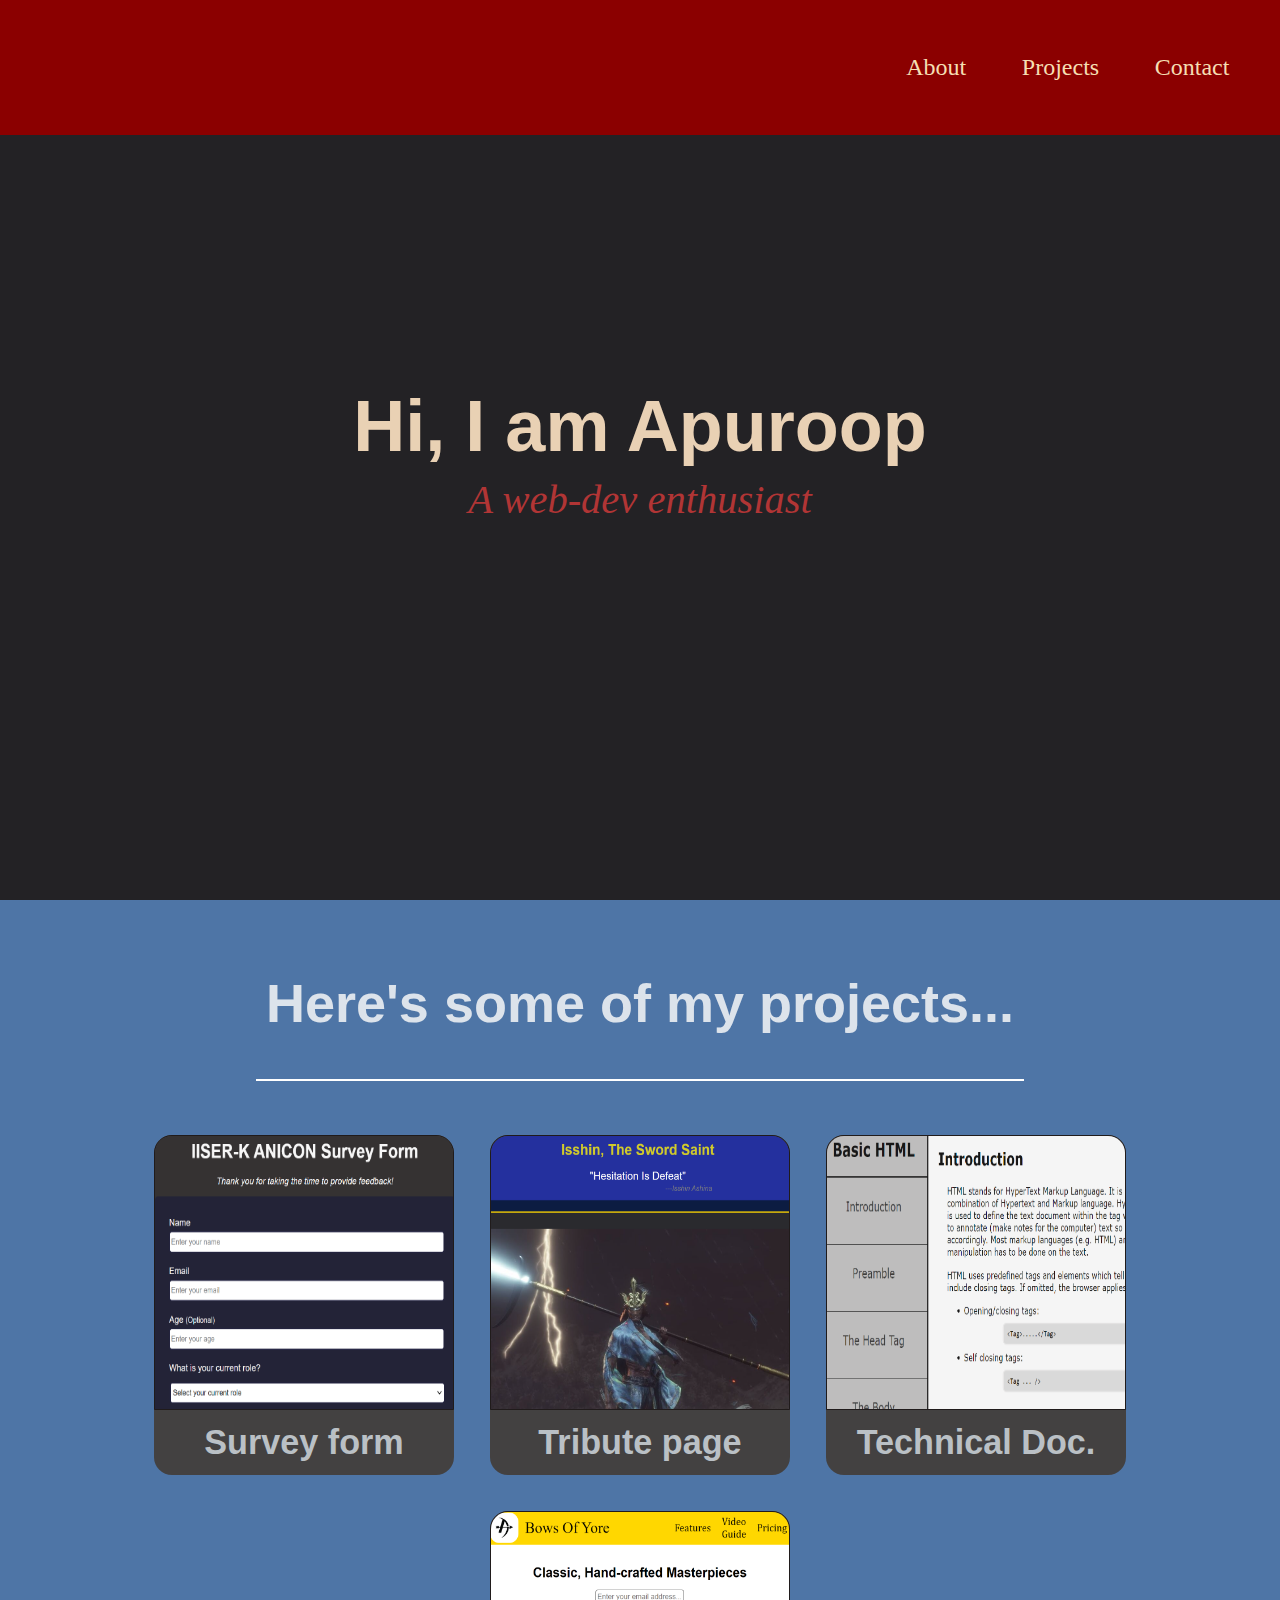
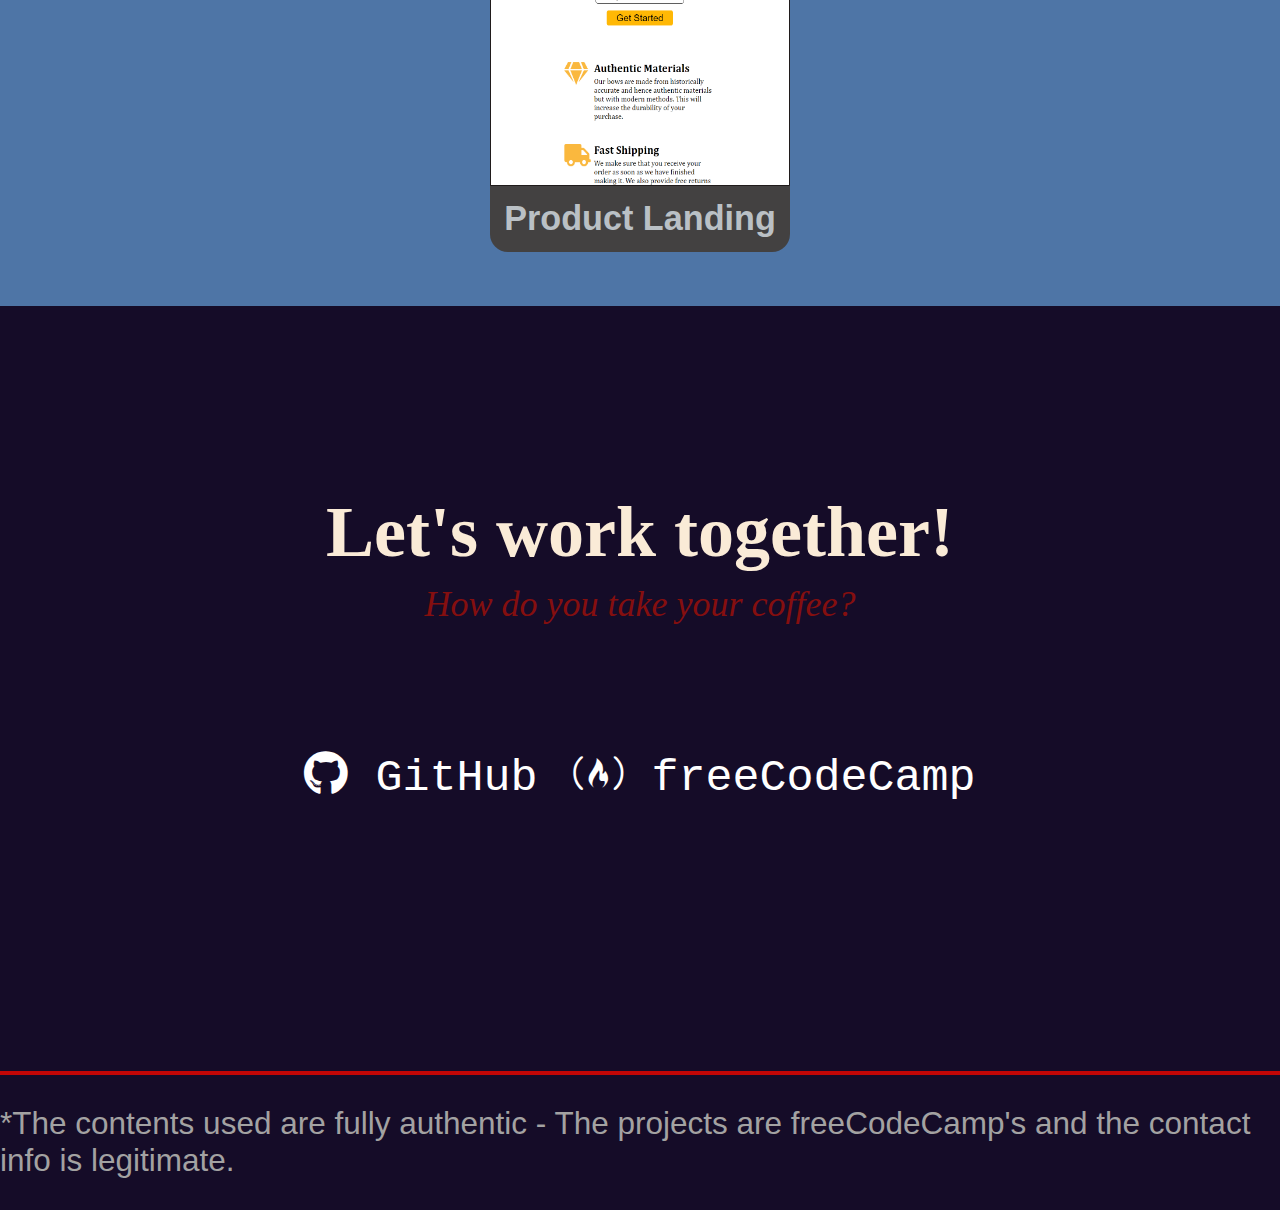
<file: index.html>
<!DOCTYPE html>
<html>
  <head>
    <meta charset="utf-8" />
    <meta name="viewport" content="width=device-width, initial-scale=1.0" />
    <title>Personal Portfolio</title>
    <link href="./styles.css" rel="stylesheet" />
    <link
      href="https://cdnjs.cloudflare.com/ajax/libs/font-awesome/5.13.0/css/all.min.css"
      rel="stylesheet"
    />
  </head>
  <body>
    <nav id="navbar">
      <a class="enav" href="#welcome-section"> About </a>
      <a class="enav" href="#projects"> Projects </a>
      <a class="enav" href="#profile"> Contact </a>
    </nav>

    <section id="welcome-section">
      <h1>Hi, I am Apuroop</h1>
      <p>A web-dev enthusiast</p>
    </section>

    <section id="projects">
      <h2>Here's some of my projects...</h2>
      <hr />
      <div class="project-grid">
        <a class="project-tile" href="./1_fcc_project1/1_project1.html">
          <img
            src="./images/1.png"
            width="300px"
            height="275px"
            alt="fcc project1"
          />
          <p class="product-label">Survey form</p>
        </a>
        <a class="project-tile" href="./1_fcc_project2/1_project2.html">
          <img
            src="./images/2.png"
            width="300px"
            height="275px"
            alt="fcc project2"
          />
          <p class="product-label">Tribute page</p>
        </a>
        <a class="project-tile" href="./1_fcc_project3/1_project3.html">
          <img
            src="./images/3.png"
            width="300px"
            height="275px"
            alt="fcc project3"
          />
          <p class="product-label">Technical Doc.</p>
        </a>
        <a class="project-tile" href="./1_fcc_project4/1_project4.html">
          <img
            src="./images/4.png"
            width="300px"
            height="275px"
            alt="fccproject4"
          />
          <p class="product-label">Product Landing</p>
        </a>
      </div>
    </section>

    <section id="profile">
      <h2>Let's work together!</h2>
      <p>How do you take your coffee?</p>
      <div>
        <a
          class="elink"
          href="https://github.com/TheTarnished42"
          target="_blank"
        >
          <i class="fab fa-github"></i>
          GitHub
        </a>
        <a
          class="elink"
          href="https://www.freecodecamp.org/TheTarnished42"
          target="_blank"
          id="profile-link"
        >
          <i class="fab fa-free-code-camp"></i>
          freeCodeCamp
        </a>
      </div>
    </section>
    <hr />

    <footer>
      <p>
        *The contents used are fully authentic - The projects are freeCodeCamp's
        and the contact info is legitimate.
      </p>
    </footer>
  </body>
</html>
</file>
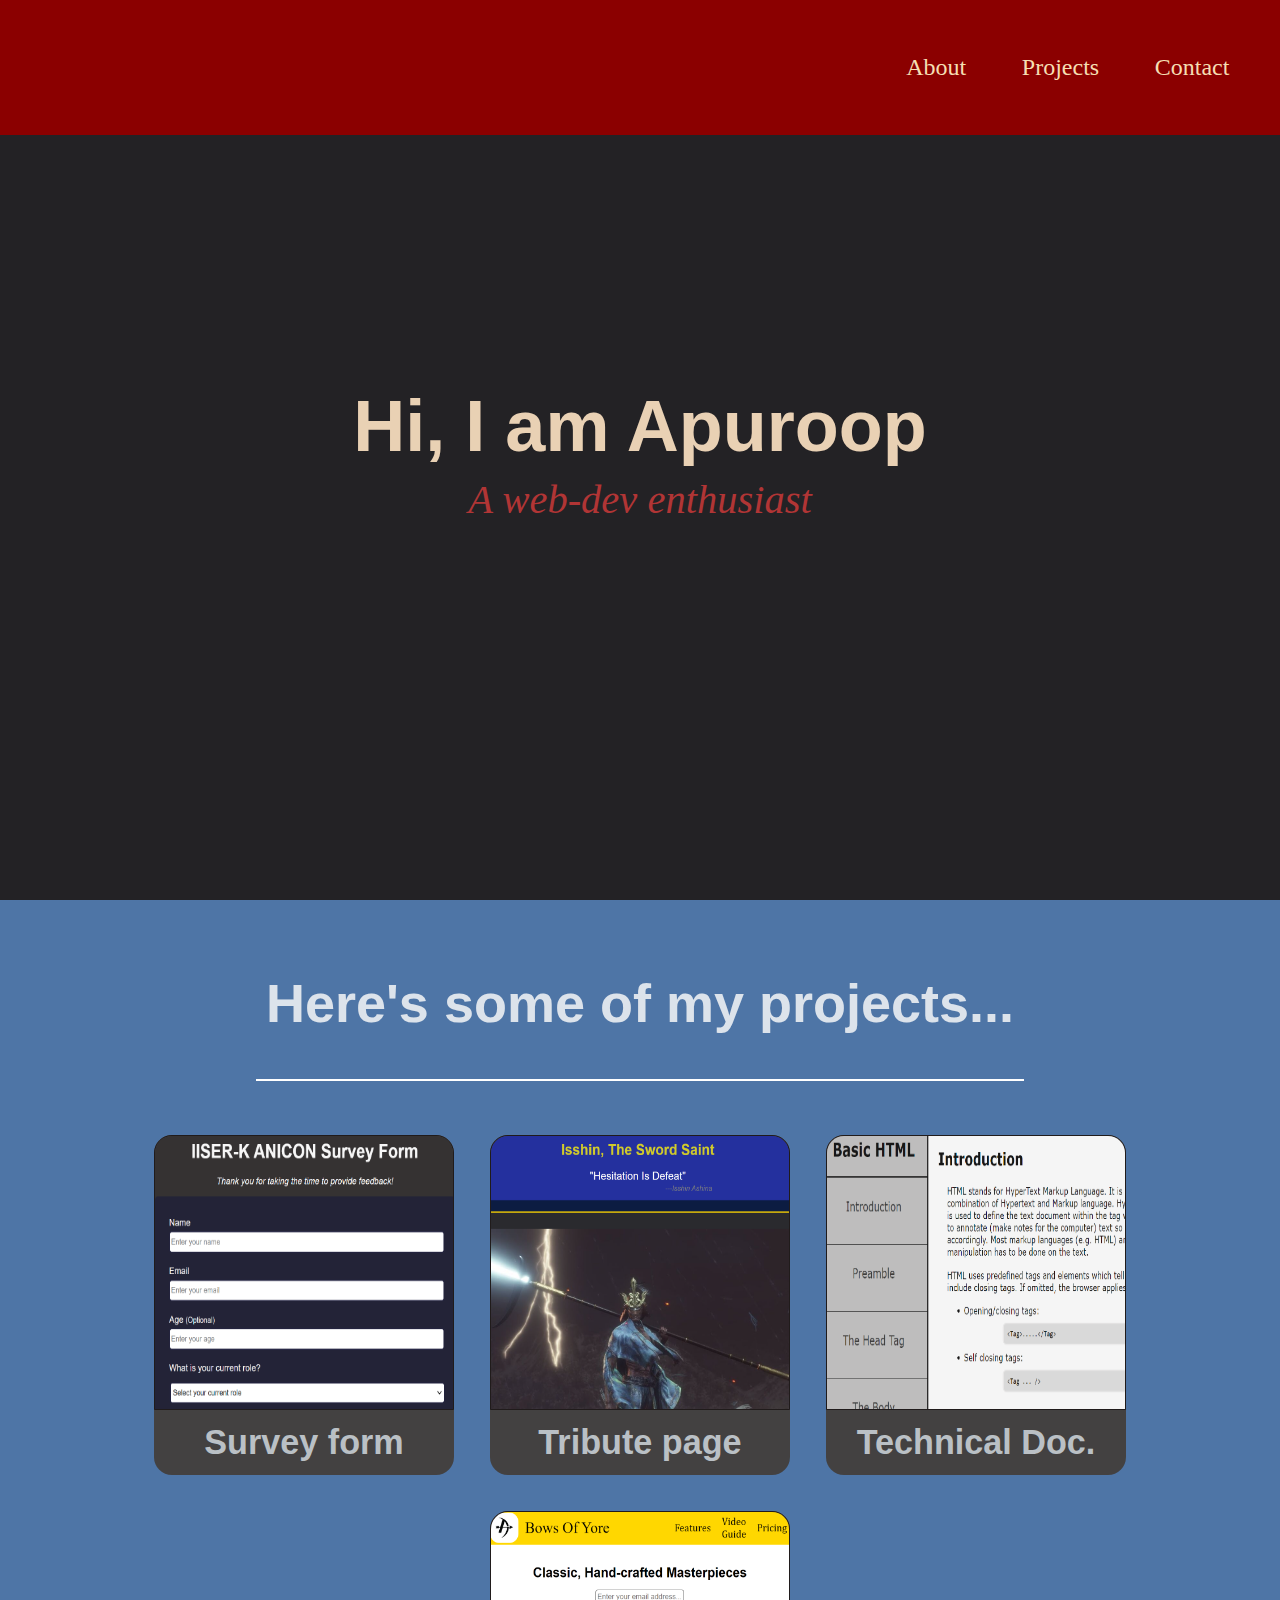
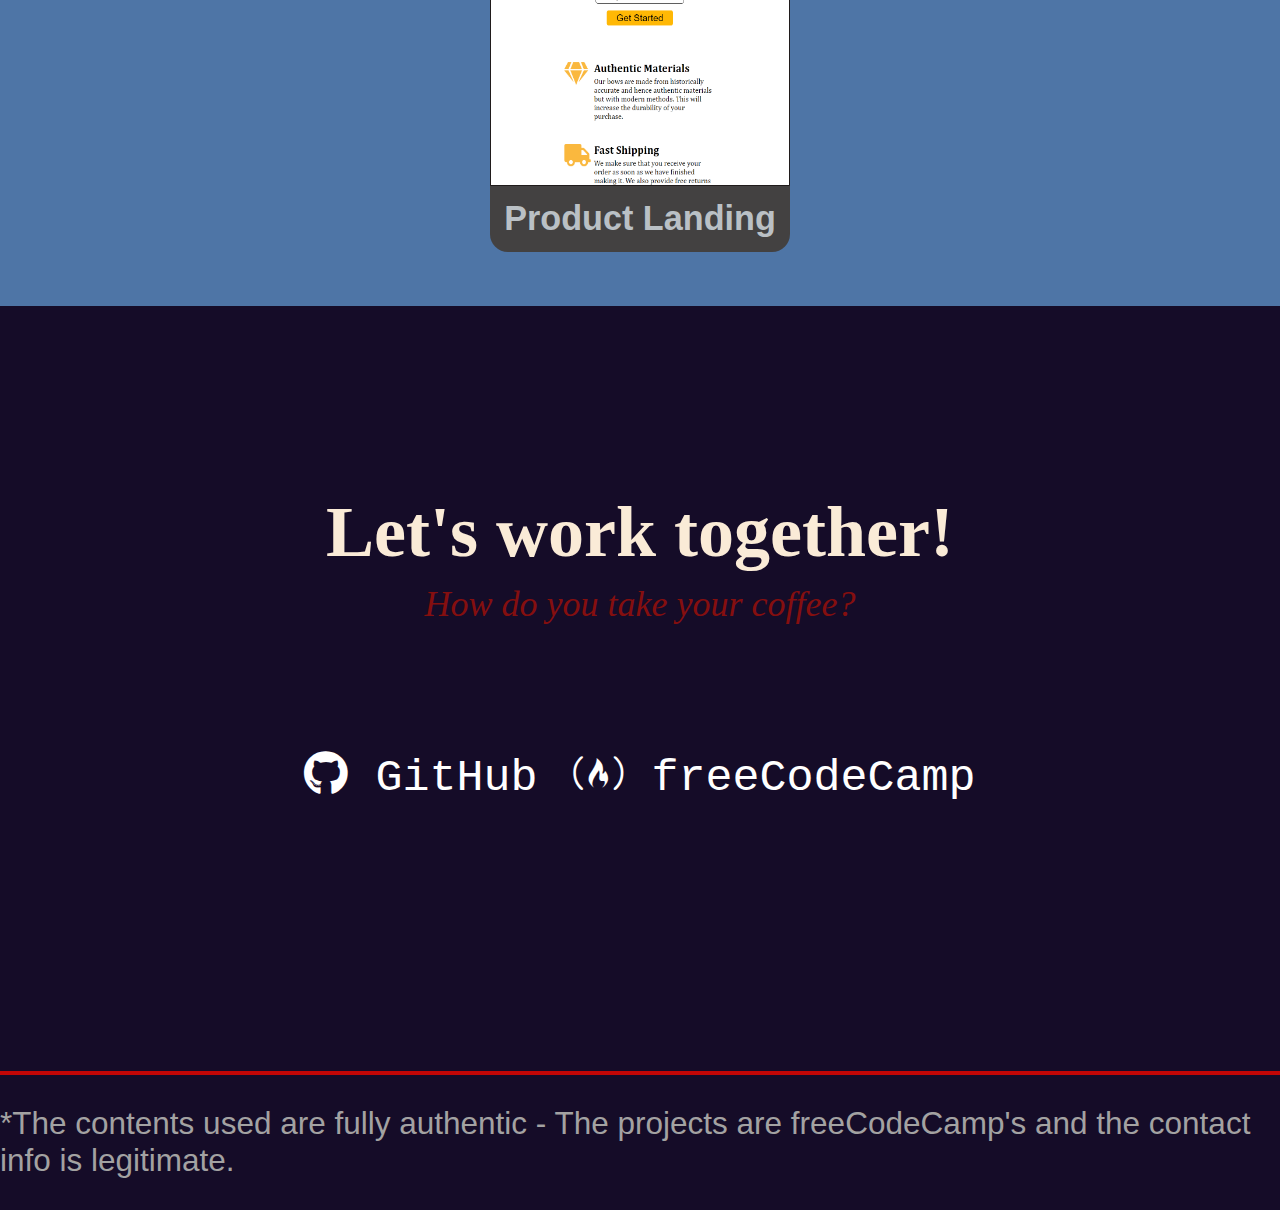
<file: 1_project5.html>
<!DOCTYPE html>
<html>
  <head>
    <meta charset="utf-8" />
    <meta name="viewport" content="width=device-width, initial-scale=1.0" />
    <title>Personal Portfolio</title>
    <link href="./styles.css" rel="stylesheet" />
    <link
      href="https://cdnjs.cloudflare.com/ajax/libs/font-awesome/5.13.0/css/all.min.css"
      rel="stylesheet"
    />
  </head>
  <body>
    <nav id="navbar">
      <a class="enav" href="#welcome-section"> About </a>
      <a class="enav" href="#projects"> Projects </a>
      <a class="enav" href="#profile"> Contact </a>
    </nav>

    <section id="welcome-section">
      <h1>Hi, I am Apuroop</h1>
      <p>A web-dev enthusiast</p>
    </section>

    <section id="projects">
      <h2>Here's some of my projects...</h2>
      <hr />
      <div class="project-grid">
        <a
          class="project-tile"
          href="https://www.freecodecamp.org/TheTarnished42"
        >
          <img
            src="./images/1.png"
            width="300px"
            height="275px"
            alt="fcc project1"
          />
          <p class="product-label">Survey form</p>
        </a>
        <a
          class="project-tile"
          href="https://www.freecodecamp.org/TheTarnished42"
        >
          <img
            src="./images/2.png"
            width="300px"
            height="275px"
            alt="fcc project2"
          />
          <p class="product-label">Tribute page</p>
        </a>
        <a
          class="project-tile"
          href="https://www.freecodecamp.org/TheTarnished42"
        >
          <img
            src="./images/3.png"
            width="300px"
            height="275px"
            alt="fcc project3"
          />
          <p class="product-label">Technical Doc.</p>
        </a>
        <a
          class="project-tile"
          href="https://www.freecodecamp.org/TheTarnished42"
        >
          <img
            src="./images/4.png"
            width="300px"
            height="275px"
            alt="fccproject4"
          />
          <p class="product-label">Product Landing</p>
        </a>
      </div>
    </section>

    <section id="profile">
      <h2>Let's work together!</h2>
      <p>How do you take your coffee?</p>
      <div>
        <a
          class="elink"
          href="https://github.com/TheTarnished42"
          target="_blank"
        >
          <i class="fab fa-github"></i>
          GitHub
        </a>
        <a
          class="elink"
          href="https://www.freecodecamp.org/TheTarnished42"
          target="_blank"
          id="profile-link"
        >
          <i class="fab fa-free-code-camp"></i>
          freeCodeCamp
        </a>
      </div>
    </section>
    <hr />

    <footer>
      <p>
        *The contents used are fully authentic - The projects are freeCodeCamp's
        and the contact info is legitimate.
      </p>
    </footer>
  </body>
</html>
</file>
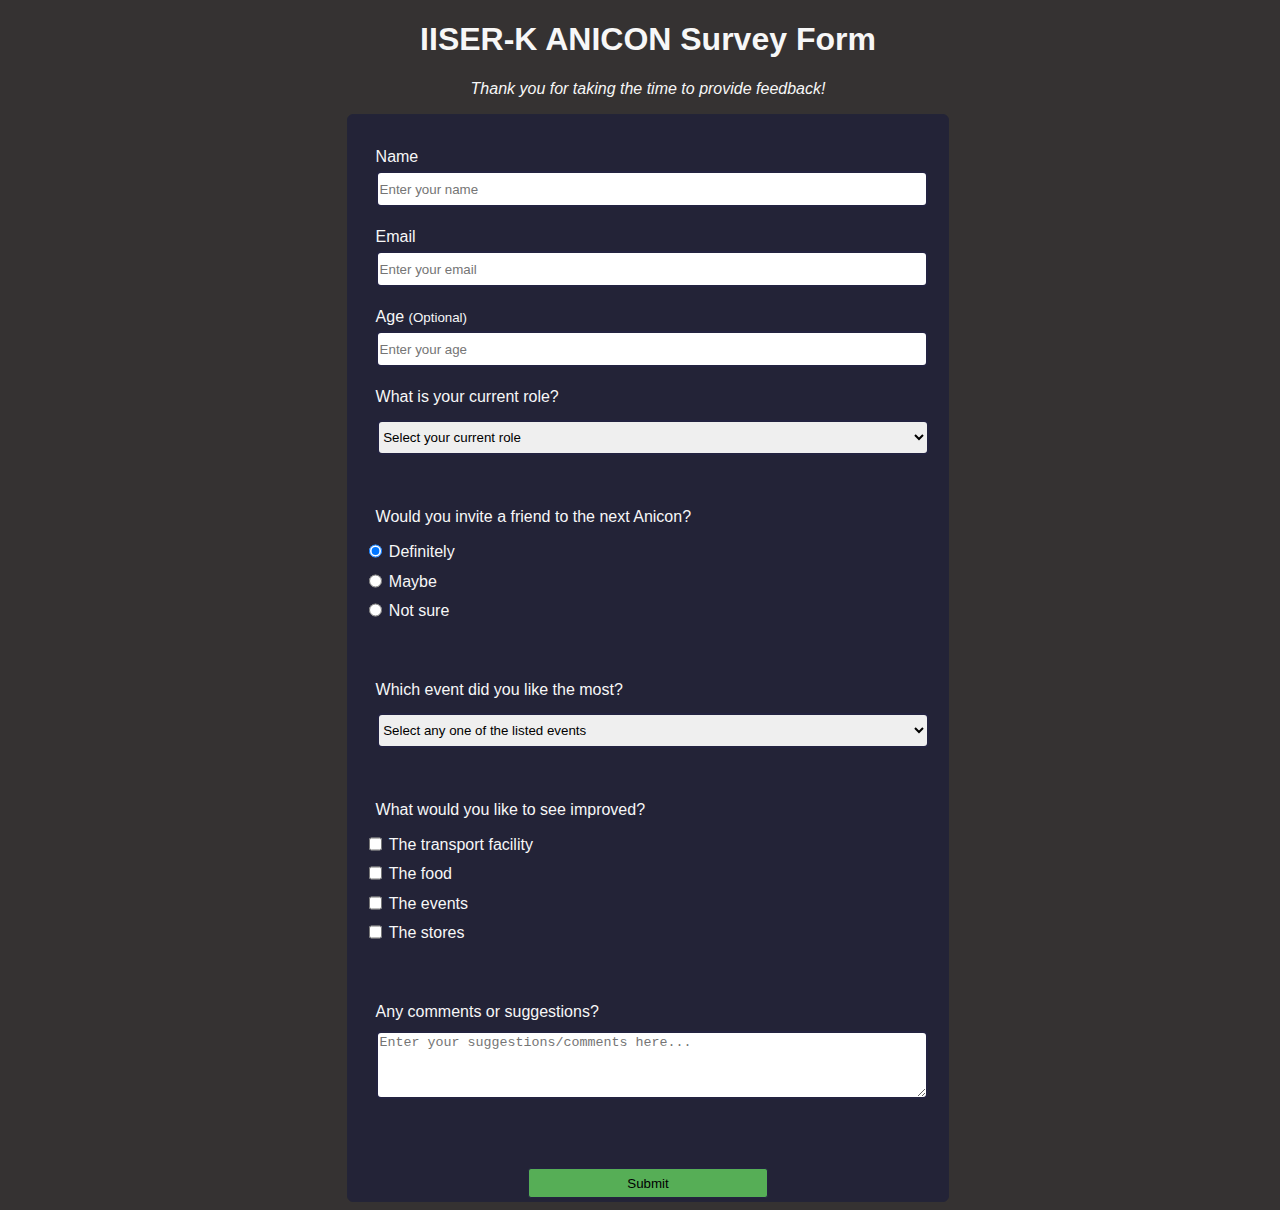
<file: 1_fcc_project1/1_project1.html>
<!DOCTYPE html>
<html lang="en">
<head>
  <title>Survey Form</title>
  <meta charset="utf-8">
  <link href="styles_1p1.css" rel="stylesheet">
</head>
<body>
  <h1 id="title"> IISER-K ANICON Survey Form</h1>
  <p id="description">Thank you for taking the time to provide feedback!</p>
  <form id="survey-form">
    <fieldset>
      <label for="name-label" id="name-label">Name <input id="name" type="text" placeholder="Enter your name" required></label>
      <label for="email-label" id="email-label">Email <input id="email" type="email" placeholder="Enter your email" required></label>
      <label for="number-label" id="number-label">Age <small>(Optional)</small><input type="number" id="number" placeholder="Enter your age" max="120" min="16"></label>
      <label for="dropdown=label">What is your current role?</label>
      <select id="dropdown" required>
          <option value="">Select your current role</option>
          <option value="1">Student of IISER-K (BS-MS)</option>
          <option value="2">Student of IISER-K (PHD)</option>
          <option value="3">Student (other)</option>
          <option value="4">Professor</option>
          <option value="5">Other...</option>
      </select>
    </fieldset>
    <fieldset id="2nd">
      <label>Would you invite a friend to the next Anicon?</label>
      <label class="ra"><input type="radio" id="Definitely" name="rating" class="rad" value="definitely" checked>Definitely</label>
      <label class="ra"><input type="radio" name="rating" class="rad" id="Maybe" value="maybe">Maybe</label>
      <label class="ra"><input type="radio" name="rating" class="rad" id="Not sure" value="not-sure">Not sure</label>
    </fieldset>
    <fieldset>
      <label>Which event did you like the most?</label>
      <select id="dropdown2" required>
        <option value="">Select any one of the listed events</option>
        <option value="1a">Cosplay</option>
        <option value="1b">Poster competition</option>
        <option>The Quiz</option>
        <option>The performance</option>
      </select>
    </fieldset>
    <fieldset>
      <label>What would you like to see improved?</label>
      <label class="ra"><input type="checkbox" class="rad" id="transport" value="3a">The transport facility</label>
      <label class="ra"><input type="checkbox" class="rad" id="The-food" value="3b">The food</label>
      <label class="ra"><input type="checkbox" class="rad" id="The-events" value="3c">The events</label>
      <label class="ra"><input type="checkbox" class="rad" id="The-stores" value="3d">The stores</label>
    </fieldset>
    <fieldset>
      <label>Any comments or suggestions?<textarea id="comments" rows="4" placeholder="Enter your suggestions/comments here..."></textarea><label>
    </fieldset>
    <input type="Submit" value="Submit" id="submit"/>
  </form>
</body>
</html>
</file>
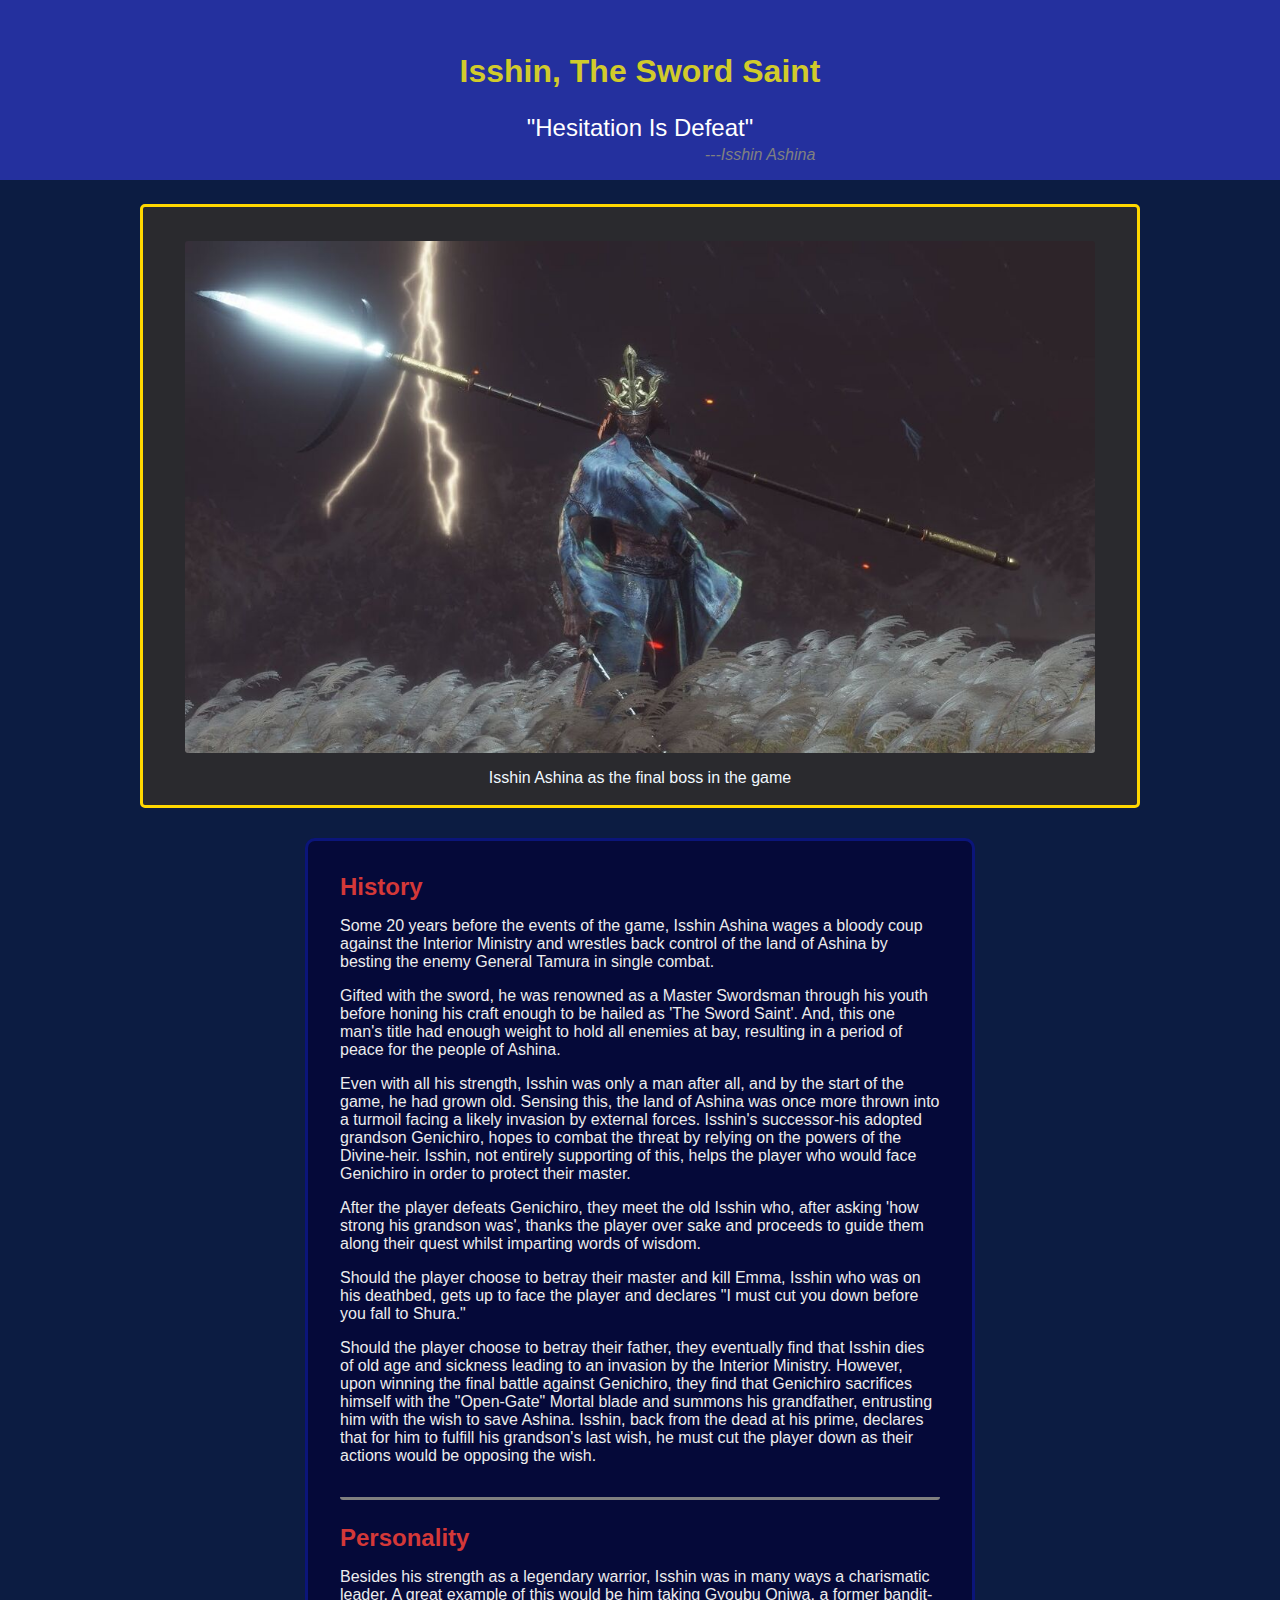
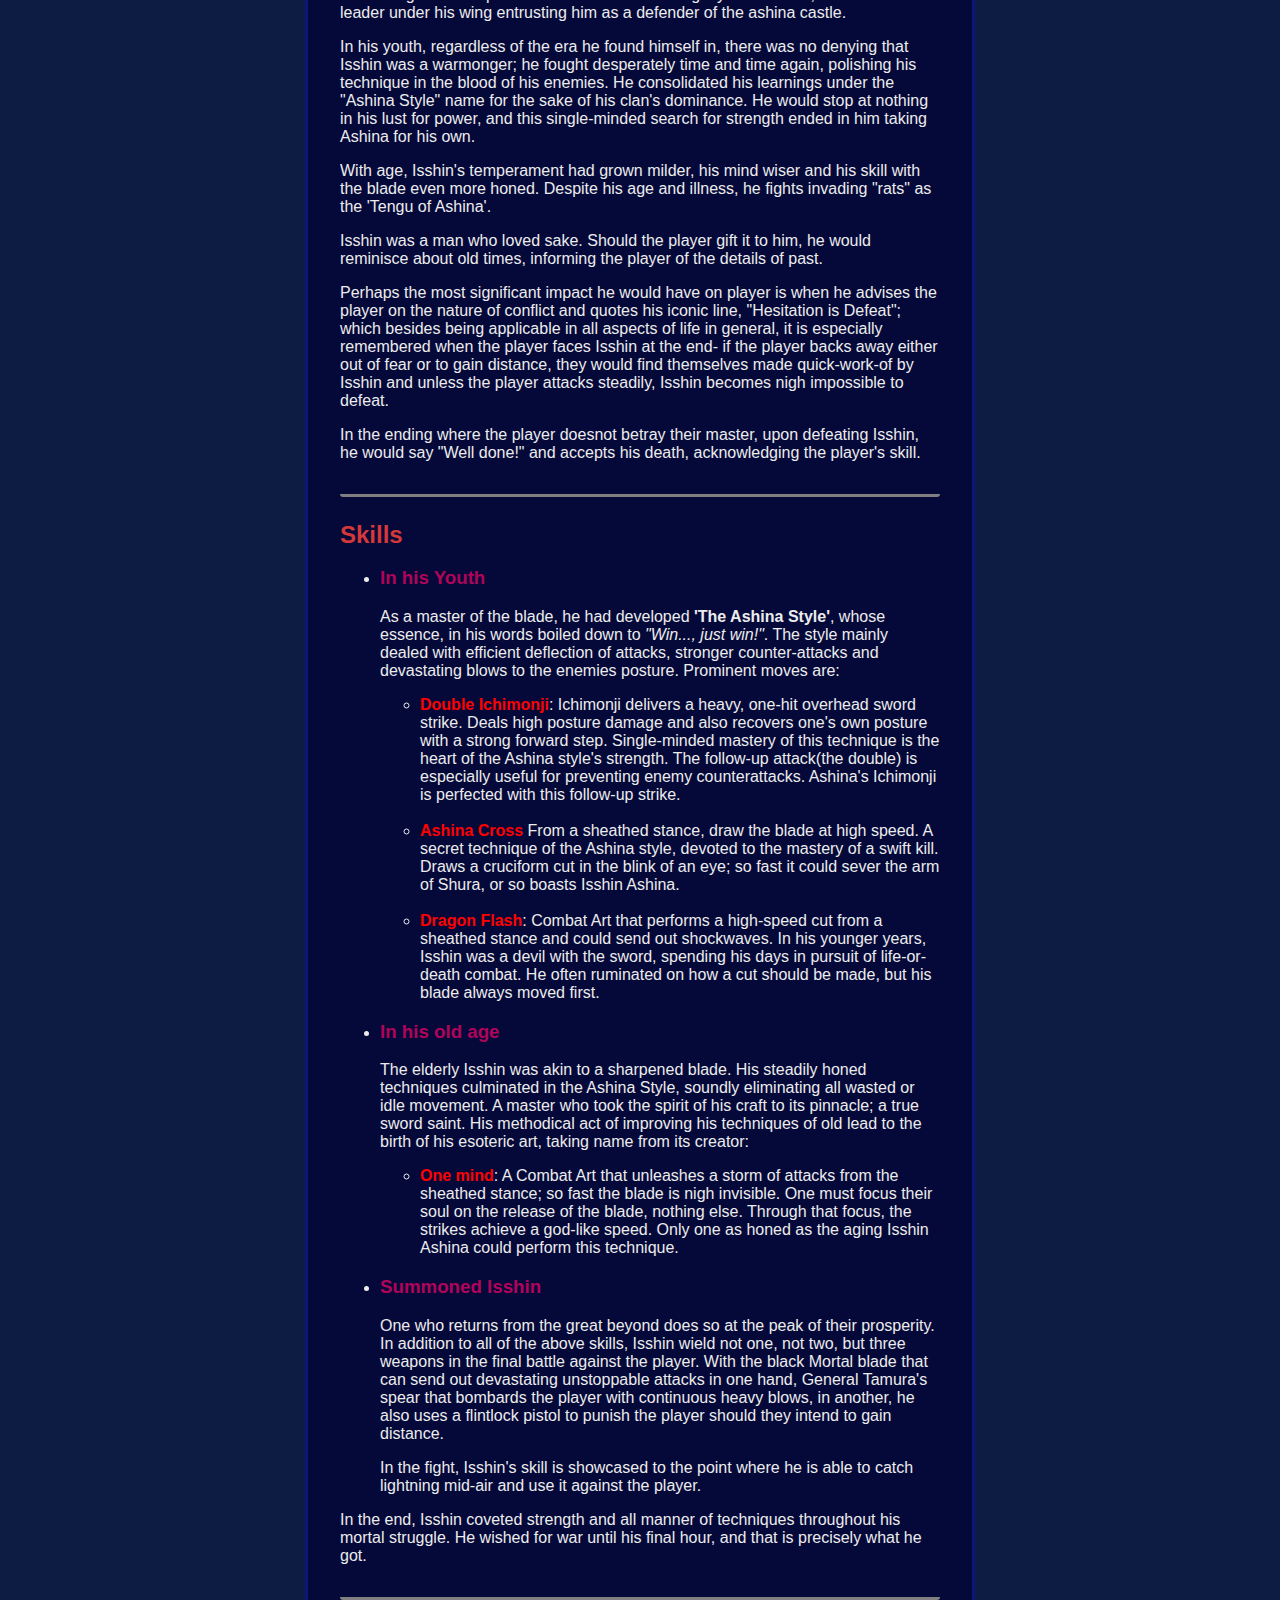
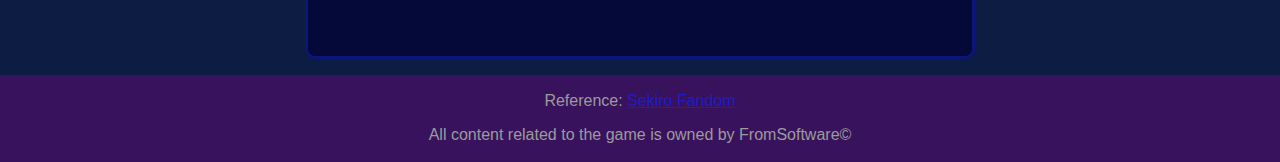
<file: 1_fcc_project2/1_project2.html>
<!DOCTYPE html>
<html lang="en">
    <head>
        <meta charset="utf-8"/>
        <meta name="viewport" content="width=device-width, initial-scale=1"/>
        <title>A tribute page</title>
        <link href="styles_1_project2.css" rel="stylesheet">
    </head>
    <body>
        <main id="main">
            <div id="title" class="title">
                <h1>Isshin, The Sword Saint</h1>
                <p id="quote">"Hesitation Is Defeat"</p>
                    <p id="quoteby">---Isshin Ashina</p>
                
            </div>
            <div id="img-div" class="image">
                <figure>
                    <img src="Isshin.jpg" alt="Isshin Ashina" id="image">
                    <figcaption>Isshin Ashina as the final boss in the game</figcaption>
                </figure>
            </div>
            <div id="tribute-info" class="text">
                <section>
                    <h2>History</h2>
                    <p>Some 20 years before the events of the game, Isshin Ashina wages a bloody coup against the Interior Ministry and wrestles back control of the land of Ashina by besting the enemy General Tamura in single combat.</p>
                    <p>Gifted with the sword, he was renowned as a Master Swordsman through his youth before honing his craft enough to be hailed as 'The Sword Saint'. And, this one man's title had enough weight to hold all enemies at bay, resulting in a period of peace for the people of Ashina.</p>
                    <p>Even with all his strength, Isshin was only a man after all, and by the start of the game, he had grown old. Sensing this, the land of Ashina was once more thrown into a turmoil facing a likely invasion by external forces. Isshin's successor-his adopted grandson Genichiro, hopes to combat the threat by relying on the powers of the Divine-heir. Isshin, not entirely supporting of this, helps the player who would face Genichiro in order to protect their master.</p>
                    <p>After the player defeats Genichiro, they meet the old Isshin who, after asking 'how strong his grandson was', thanks the player over sake and proceeds to guide them along their quest whilst imparting words of wisdom.</p>
                    <p>Should the player choose to betray their master and kill Emma, Isshin who was on his deathbed, gets up to face the player and declares "I must cut you down before you fall to Shura." </p>                
                    <p>Should the player choose to betray their father, they eventually find that Isshin dies of old age and sickness leading to an invasion by the Interior Ministry. However, upon winning the final battle against Genichiro, they find that Genichiro sacrifices himself with the "Open-Gate" Mortal blade and summons his grandfather, entrusting him with the wish to save Ashina. Isshin, back from the dead at his prime, declares that for him to fulfill his grandson's last wish, he must cut the player down as their actions would be opposing the wish.    </p>
                </section>
                <section>
                    <h2>Personality</h2>
                    <p>Besides his strength as a legendary warrior, Isshin was in many ways a charismatic leader. A great example of this would be him taking Gyoubu Oniwa, a former bandit-leader under his wing entrusting him as a defender of the ashina castle.</p>
                    <p>In his youth, regardless of the era he found himself in, there was no denying that Isshin was a warmonger; he fought desperately time and time again, polishing his technique in the blood of his enemies.
                        He consolidated his learnings under the "Ashina Style" name for the sake of his clan's dominance.
                        He would stop at nothing in his lust for power, and this single-minded search for strength ended in him taking Ashina for his own. </p>
                    <p>With age, Isshin's temperament had grown milder, his mind wiser and his skill with the blade even more honed. Despite his age and illness, he fights invading "rats" as the 'Tengu of Ashina'.</p>    
                    <p>Isshin was a man who loved sake. Should the player gift it to him, he would reminisce about old times, informing the player of the details of past.</p>    
                    <p>Perhaps the most significant impact he would have on player is when he advises the player on the nature of conflict and quotes his iconic line, "Hesitation is Defeat"; which besides being applicable in all aspects of life in general, it is especially remembered when the player faces Isshin at the end- if the player backs away either out of fear or to gain distance, they would find themselves made quick-work-of by Isshin and unless the player attacks steadily, Isshin becomes nigh impossible to defeat.</p>
                    <p>In the ending where the player doesnot betray their master, upon defeating Isshin, he would say "Well done!" and accepts his death, acknowledging the player's skill.</p>
                </section>
                <section>
                    <h2>Skills</h2>
                    <ul>
                        <li>
                            <h3>In his Youth</h3>
                            <p>As a master of the blade, he had developed <b>'The Ashina Style'</b>, whose essence, in his words boiled down to <i>"Win..., just win!"</i>. The style mainly dealed with efficient deflection of attacks, stronger counter-attacks and devastating blows to the enemies posture. Prominent moves are:</p>
                            <ul>
                                <li><span>Double Ichimonji</span>: Ichimonji delivers a heavy, one-hit overhead sword strike. Deals high posture damage and also recovers one's own posture with a strong forward step. Single-minded mastery of this technique is the heart of the Ashina style's strength.  The follow-up attack(the double) is especially useful for preventing enemy counterattacks. Ashina's Ichimonji is perfected with this follow-up strike.</li>
                                <br>
                                <li><span>Ashina Cross</span> From a sheathed stance, draw the blade at high speed. A secret technique of the Ashina style, devoted to the mastery of a swift kill. Draws a cruciform cut in the blink of an eye; so fast it could sever the arm of Shura, or so boasts Isshin Ashina.</li>
                                <br>
                                <li><span>Dragon Flash</span>: Combat Art that performs a high-speed cut from a sheathed stance and could send out shockwaves. In his younger years, Isshin was a devil with the sword, spending his days in pursuit of life-or-death combat. He often ruminated on how a cut should be made, but his blade always moved first.</li>
                            </ul>
                        </li>

                        <li>
                            <h3>In his old age</h3>
                            <p>The elderly Isshin was akin to a sharpened blade. His steadily honed techniques culminated in the Ashina Style, soundly eliminating all wasted or idle movement. A master who took the spirit of his craft to its pinnacle; a true sword saint. His methodical act of improving his techniques of old lead to the birth of his esoteric art, taking name from its creator:</p>
                            <ul><li><span>One mind</span>: A Combat Art that unleashes a storm of attacks from the sheathed stance; so fast the blade is nigh invisible. One must focus their soul on the release of the blade, nothing else. Through that focus, the strikes achieve a god-like speed. Only one as honed as the aging Isshin Ashina could perform this technique. </li></ul>
                        </li>

                        <li>
                            <h3>Summoned Isshin</h3>
                            <p>One who returns from the great beyond does so at the peak of their prosperity. In addition to all of the above skills, Isshin wield not one, not two, but three weapons in the final battle against the player.
                               With the black Mortal blade that can send out devastating unstoppable attacks in one hand, General Tamura's spear that bombards the player with continuous heavy blows, in another, he also uses a flintlock pistol to punish the player should they intend to gain distance.       
                            </p>
                            <p>In the fight, Isshin's skill is showcased to the point where he is able to catch lightning mid-air and use it against the player.</p>
                        </li>
                    </ul>
                    <p>In the end, Isshin coveted strength and all manner of techniques throughout his mortal struggle. He wished for war until his final hour, and that is precisely what he got.</p>
                </section>
            </div>
            <div id="t-link" class="foot">
                <p>Reference: <a id="tribute-link" target="_blank" href="https://sekiro-shadows-die-twice.fandom.com/wiki/Sekiro:_Shadows_Die_Twice_Wiki">Sekiro Fandom</a></p>
                <p>All content related to the game is owned by FromSoftware&#169</p>
            </div>
        </main>
    </body>
</html>
</file>
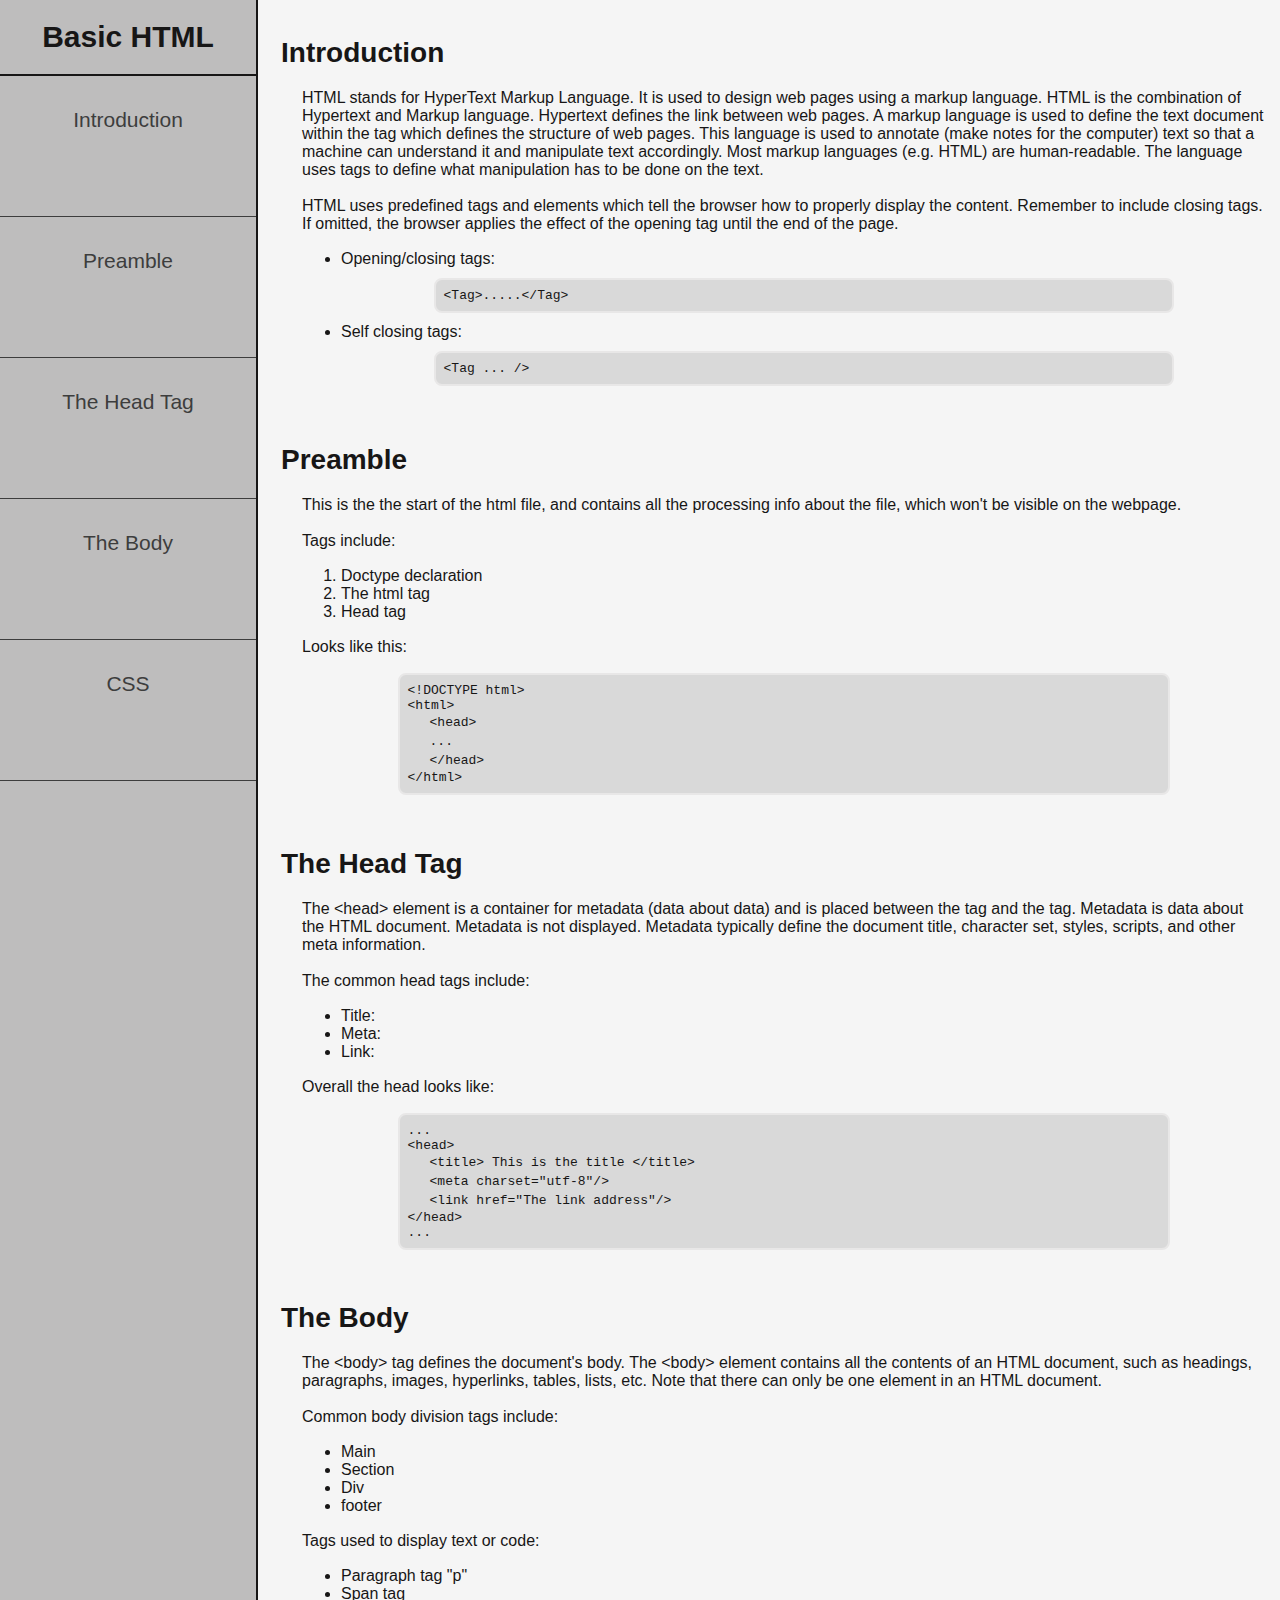
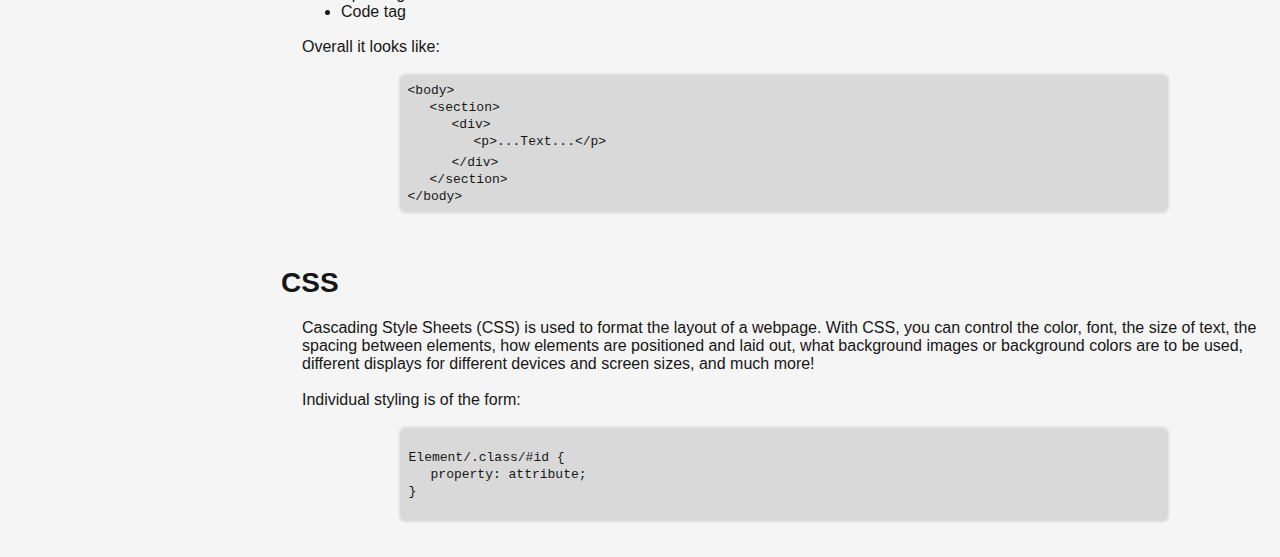
<file: 1_fcc_project3/1_project3.html>
<!DOCTYPE html/>
<html lang="en">
    <head>
        <meta charset="utf-8">
        <meta name="viewport" content="width=device-width, initial-scale=1.0">
        <title>Technical Doc.</title>
        <link href="styles_1_project3.css" rel="stylesheet">
    </head>
    <body>
        <main id="main-doc">
            <section class="main-section" id="Introduction">
                <header><h1>Introduction</h1></header>
                <p>HTML stands for HyperText Markup Language. It is used to design web pages using a markup language. HTML is the combination of Hypertext and Markup language. Hypertext defines the link between web pages. A markup language is used to define the text document within the tag which defines the structure of web pages. This language is used to annotate (make notes for the computer) text so that a machine can understand it and manipulate text accordingly. Most markup languages (e.g. HTML) are human-readable. The language uses tags to define what manipulation has to be done on the text. </p>
                <p>HTML uses predefined tags and elements which tell the browser how to properly display the content. Remember to include closing tags. If omitted, the browser applies the effect of the opening tag until the end of the page.</p>
                <ul>
                    <li>Opening/closing tags:</li>
                       <div class="code"><code>&lt;Tag&gt;.....&lt;/Tag&gt;</code></div>
                    <li>Self closing tags:</li>
                        <div class="code"><code>&lt;Tag ... /&gt;</code></div>
                </ul>
            </section>
            <section class="main-section" id="Preamble">
                <header><h1>Preamble</h1></header>
                <p>This is the the start of the html file, and contains all the processing info about the file, which won't be visible on the webpage.</p>
                <p>Tags include:</p>
                <ol>
                    <li>Doctype declaration</li>
                    <li>The html tag</li>
                    <li>Head tag</li>
                </ol>
                <p>Looks like this:</p>
                <div class="code">
                    <code>
                        &lt;!DOCTYPE html&gt; <br>
                        &lt;html&gt; <br>
                        <span class="indent">&lt;head&gt;</span>
                            <span class="indent">...</span> 
                            <span class="indent">&lt;/head&gt;</span>
                        &lt;/html&gt;    
                    </code>
                </div>
            </section>
            <section class="main-section" id="The_Head_Tag">
                <header><h1>The Head Tag</h1></header>
                <p>The &lt;head&gt; element is a container for metadata (data about data) and is placed between the <html> tag and the <body> tag.

                    Metadata is data about the HTML document. Metadata is not displayed.
                    
                    Metadata typically define the document title, character set, styles, scripts, and other meta information.</p>
                <p>The common head tags include:</p>
                <ul>
                    <li>Title:</li>
                    <li>Meta:</li>
                    <li>Link:</li>
                </ul>
                <p>Overall the head looks like:</p>
                <div class="code">
                    <code>
                        ...<br>
                        &lt;head&gt;<br>
                        <span class="indent">&lt;title&gt; This is the title &lt;/title&gt;</span>
                        <span class="indent">&lt;meta charset="utf-8"/&gt;</span>
                        <span class="indent">&lt;link href="The link address"/&gt;</span>
                        &lt;/head&gt;<br>
                        ...
                    </code>
                </div>
            </section>
            <section class="main-section" id="The_Body">
                <header><h1>The Body</h1></header>
                <p>The &lt;body&gt; tag defines the document's body.

                    The &lt;body&gt; element contains all the contents of an HTML document, such as headings, paragraphs, images, hyperlinks, tables, lists, etc.
                    
                    Note that there can only be one <body> element in an HTML document.</p>
                <p>Common body division tags include:</p>
                <ul>
                    <li>Main</li>
                    <li>Section</li>
                    <li>Div</li>
                    <li>footer</li>
                </ul>
                <p>Tags used to display text or code:</p>
                <ul>
                    <li>Paragraph tag "p"</li>
                    <li>Span tag</li>
                    <li>Code tag</li>
                </ul>
                <p>Overall it looks like:</p>
                <div class="code">
                    <code>
                        &lt;body&gt;<br>
                        <span class="indent">
                            &lt;section&gt;                        
                            <span class="indent">
                                &lt;div&gt;
                                <span class="indent">&lt;p&gt;...Text...&lt;/p&gt;</span>
                            </span>
                                <span class="indent">&lt;/div&gt;</span>
                            &lt;/section&gt;    
                        </span>
                        &lt;/body&gt;    
                    </code>
                </div>
            </section>
            <section class="main-section" id="CSS">
                <header><h1>CSS</h1></header>
                <p>Cascading Style Sheets (CSS) is used to format the layout of a webpage.

                    With CSS, you can control the color, font, the size of text, the spacing between elements, how elements are positioned and laid out, what background images or background colors are to be used, different displays for different devices and screen sizes, and much more!</p>
                <p>Individual styling is of the form:</p>
                <div class="code">
                    <code>
                        <p><span>Element</span>/.<span>class</span>/<span>#id</span> {<br>
                        <span class="indent">
                            property: attribute;<br>
                        </span>
                        }</p>
                    </code>
                </div>
            </section>
        </main>
        <nav id="navbar">
            <header><h1>Basic HTML</h1></header>
            <span class="l"><a class="nav-link" href="#Introduction">Introduction</a></span>
            <span class="l"><a class="nav-link" href="#Preamble">Preamble</a></span>
            <span class="l"><a class="nav-link" href="#The_Head_Tag">The Head Tag</a></span>
            <span class="l"><a class="nav-link" href="#The_Body">The Body</a></span>
            <span class="l"><a class="nav-link" href="#CSS">CSS</a></span>
        </nav>
    </body>
</html>
</file>
<file: styles.css>
*{
    box-sizing: border-box;
}
html{
    scroll-behavior: smooth;
}
body{
    margin:0;
    padding:0;
}

nav{
    width:100%;
    height:15vh;
    margin:0;
    display:flex;
    justify-content: end;
    align-items: center;
    padding:10px;
    top:0;
    position:fixed;
    background-color:darkred;
}

.enav{
    text-decoration: none;
    color:wheat;
    padding:15px;
    font-size: x-large;
    margin-right:2vw;
    border-radius: 8px;
    transition: color 0.5s ease-in-out, background-color 0.5s ease-in-out;
}

.enav:hover{
    cursor: pointer;
    color: darkred;
    background-color:  wheat;
}

#welcome-section{
    width:100%;
    height:100vh;
    background-color:rgb(35, 34, 37);
    display: flex;
    flex-direction: column;
    justify-content: center;
    align-items: center;
    margin-bottom: 0;
}

h1{
    margin-bottom: 0;
    font-size: 8vh;
    font-family:'Lucida Sans Regular', 'Lucida Grande', 'Lucida Sans Unicode', Geneva, Verdana, sans-serif;
    color:rgba(255, 228, 196, 0.902);
    text-align: center;
}

#welcome-section > p{
    margin-top: 1vh;
    font-size:4.5vh;
    font-style: italic;
    color: rgb(177, 53, 53);
    text-align: center;
}

#projects{
    margin-top: 0;
    width:100%;
    background-color: rgb(78, 117, 166);
    padding:0;
    display: flex;
    flex-direction: column;
    align-items: center;
}
#projects >h2{
    font-size:6vh;
    text-align: center;
    color: rgba(248, 248, 248, 0.839);
    margin-top: 8vh;
    font-family: Arial, sans-serif;
}

#projects > hr{
    width: 60vw;
    border: 1px solid white;
}

.project-grid{
    display:flex;
    justify-content: center;
    flex-wrap: wrap;
    padding:4vh;
}
.project-tile{
    margin:2vh;
    padding:0 0 0.5vh 0;
    border-radius: 2vh;
    background-color: rgb(67, 65, 65);
    color:rgb(186, 192, 197);
    transition: color 0.3s ease-in-out;
    font-weight: 550;
    text-decoration: none;
}
img{
    margin:0;
    border-radius: 2vh 2vh 0 0;
    border:1.3px solid rgb(32, 27, 27);
}
.product-label{
    text-decoration: none;
    text-align: center;
    margin:0;
    font-size: 3.8vh;
    padding: 1vh 0;
    font-family: sans-serif;
}

.project-tile:hover{
    cursor: pointer;
    color: orangered;
}


#profile{
    height: 85vh;
    display:flex;
    flex-direction: column;
    justify-content: center;
    align-items: center;
    background-color: rgb(21, 12, 40);
}

#profile >h2{
    font-size: 8vh;
    margin:1vh 0 1vh 0 ;
    color:antiquewhite;
}
#profile > p{
    margin: 0 0 1vh 0;
    color: rgb(133, 15, 15);
    font-style: italic;
    font-size: 4vh;
}
#profile > div{
    margin:5vh;
    padding:5vh;
    display: flex;
    justify-content: center;
}

.elink{
    margin: 3vh 2vh 0 2vh;
    color:white;
    font-size: 5vh;
    font-family: monospace;
    transition: color 0.5s;
    text-decoration: none;
}
.elink:hover{
    cursor: pointer;
    color:green;
}
.icon{
    height:5vh;
    width:5vh;
}
hr{
    margin:0;
    border:2px solid rgb(194, 6, 6);
}
footer{
    height:15vh;
    display: flex;
    align-items: center;
    justify-content: start;
    background-color: rgb(21, 12, 40);
    font-size: 3.5vh;
    color:rgb(163, 162, 162);
    font-family: sans-serif;
}

@media (max-width: 600px){
    footer{
        height:15vh;
        display: flex;
        align-items: center;
        justify-content: start;
        background-color: rgb(21, 12, 40);
        font-size: 2.5vh;
        color:rgb(163, 162, 162);
        font-family: sans-serif;
    }
}
</file>
<file: 1_fcc_project1/styles_1p1.css>
h1 {
    text-align: center;
  }
  
  p[id="description"] {
    text-align: center;
    font-style: italic;
  }
  
  body{
    width:100%;
    min-width: 350px;
    color: #F7F7F7;
    background-color: #353232;
    font-family: sans-serif;
  }
  
  form{
    max-width: 600px;
    margin: auto;
    border: 1px solid #232437 ;
    background-color: #232337;
    border-radius: 6px;
  }
  
  fieldset{
    border: none;
    padding: 1.2rem
  }
  
  label {
    display: block;
    margin: 0.5rem 0;
    padding: 0.4rem;
  }
  input{
    width: 100%;
    height: 7vh;
    max-height: 30px;
    margin: 5px 0 0 0;
    border: 2px solid #232340;
    border-radius: 5px;
  }
  
  input[type="submit"]{
    display: block;
    width: 40%;
    margin: 0.2rem auto;
    background-color: #56AE56;
    border: 1px solid #232340;
    border-radius: 3px;
  }
  
  select{
    display: block;
    width: 99%;
    height: 7vh;
    max-height: 35px;
    margin: 5px 0 0 0.5rem;
    border: 2px solid #232340;
    border-radius: 5px;
  }
  
  
  textarea{
    width: 100%;
    margin: 10px 0 0 0;
    border: 2px solid #232340;
    border-radius: 5px;
  }
  
  .rad{
    width: unset;
    margin: -0.3em 0.5em 0 0;
    vertical-align: middle;
    padding: unset;
  }
  
  .ra{
    margin: 0.2em 0 0.2em 0;
    padding: unset;
  }
</file>
<file: 1_fcc_project2/styles_1_project2.css>
body{
font-family: sans-serif;
background-color: #0C1C42;
margin:0;
}
html{
    margin:0;
}

h1{
    text-align: center;
    color: #D1CB2B;
}

.title{
    width:inherit;
    background-color: #24309E;
    margin: 0 0 1.5rem 0;
    padding-top: 2rem;
    padding-bottom: 1rem;
    
}

#quote{
    text-align: center;
    margin-bottom: 0.2rem;
    font-size: 1.5rem;
    color: white;
} 
#quoteby{
    text-align: center;
    margin: 0 auto auto 15rem ;
    color: grey;
    font-style: italic;

}

.image{
    padding:2px;
    margin: 10px auto 30px auto;
    display: flex;
    align-items: center;
    max-width: 1000px;
    background-color: #2A2A2E ;
    border: 3px solid gold;
    color: aliceblue;
    box-sizing: border-box;
    border-radius: 5px;
}

img{
    display: block;
    width:100%;
    max-width: 100%;
    margin: 1rem auto 1rem auto;
    border-radius: 3px;
    box-shadow: grey 2px;
}

figcaption{
    text-align: center;
}

.text{
    width: 72%;
    border: 3px solid #0b157a ;
    border-radius: 10px;
    max-width: 600px;
    margin:  auto;
    background-color: #050939;
    padding-top:none;
    padding: 2rem;
    text-align: left;
    color: #ECECED;
}
h2{
    margin:0;
}

section h2{
    color: #D43838;
}
section h3{
    color: #B0045A;
    font-weight: 700;
}
section{
    margin-bottom: 1.5rem;
    border-bottom: 3px solid grey;
    border-radius: 3px;
    padding-bottom: 1rem;
}

.foot{
    margin: 1rem 0 0 0;
    background-color: rgb(56, 18, 93);
    text-align: center;
    padding-top: 0.1em;
    padding-bottom: 0.1em;
    color: rgb(156, 155, 155);
}

.foot a:hover{
    color: white;
}
.foot a{
    color: rgb(29, 29, 199);
}
span{
    color: red;
    font-weight: 600;
    font-style:normal;
}
</file>
<file: 1_fcc_project3/styles_1_project3.css>
html{
    box-sizing: border-box;
}
@media (min-width:800px ){
    main {
    width:77%;
    position:absolute;
    left:20%;
    padding-top: 10px;
    padding-left: 25px;
    }
    nav{
        width:20%;
        height: 100rem;
        position:fixed;
        left:0;
        top:0px;
        border-right: 2px solid;
        background-color: rgb(190, 189, 189);
    }

    .l{
        display: block;
        height: 12vh;
        text-align: center;
        padding-top: 2rem;
        border-bottom: 1px solid;
    }

    nav > header{
        text-align: center;
        border-bottom: 2px solid;
    }
    nav > header >  h1{
        font-size: 30;
        margin-left: auto;
        margin-right: auto;
    }
    span > a  {
        font-size:21;
        color: inherit;
        text-decoration: none;
    }
}

@media (max-width: 799px){
    nav{
        width:100%;
        height: 40%;
        margin:auto;
        background-color: rgb(190, 189, 189);
        overflow: scroll;  
        border-radius: 3px;
        border-bottom: 2px solid black;
    }
    main{
        padding-left: 10px;
    }
    .l{
        display: block;
        height: 1em;
        text-align: center;
        padding: 20px;
        border-bottom: 1px solid;
    }
    body{
        display:flex;
        flex-direction: column-reverse;
    }
    nav > header{
        text-align: center;
        border-bottom: 2px solid;
    }
    nav > header >  h1{
        font-size: 20;
        margin-left: auto;
        margin-right: auto;
    }
    span > a  {
        font-size:15;
        color: inherit;
        text-decoration: none;
    }
}

body{
    font-family:Verdana, Geneva, Tahoma, sans-serif;
    font-weight: 540;
    color:rgb(23, 22, 22);
    background-color: whitesmoke;
}

section{
    padding-left:20px;
    padding-bottom: 1.5rem;

}
h1{
    margin-left: -20px;
    font-size: 28;
}

.code{
    background-color: rgb(217, 217, 217);
    margin: 10px 10% 10px 10%;
    padding: 0.5rem;
    border: 2px solid rgb(232, 231, 231);
    border-radius: 0.5em;
}

.indent{
    display: block;
    margin-left:20px;
    padding: 2px;
}

nav > span{
    color: rgb(61, 61, 61);
}


p{
    padding: 1px;
}
</file>
